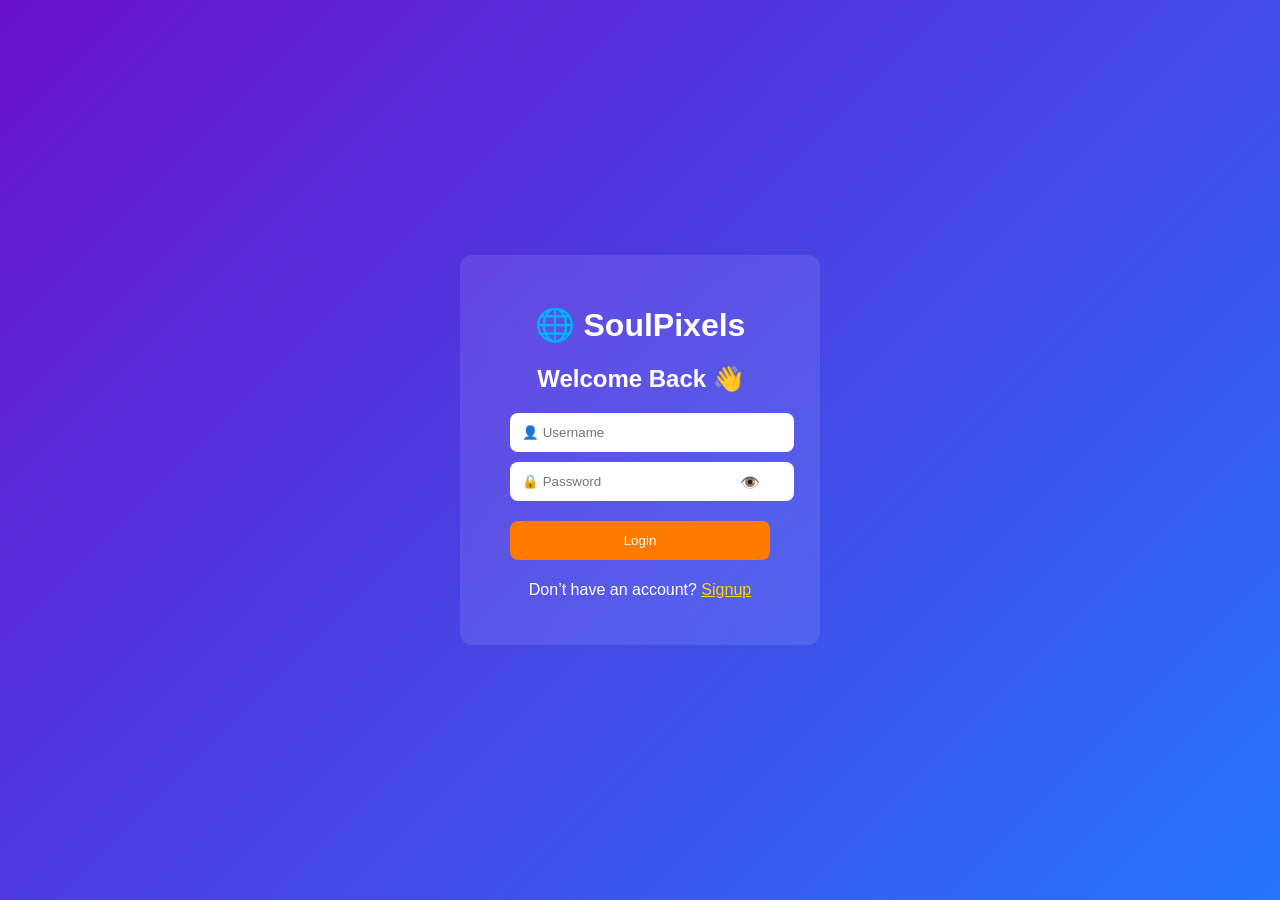
<file: index.html>
<!DOCTYPE html>
<html>
<head>
    <title>SoulPixels</title>
    <link rel="stylesheet" href="style.css">
</head>
<body>

<header>
    <h1>SoulPixels</h1>
    <p>Share Images & Spread Positivity 💙</p>
    
    <button onclick="toggleDarkMode()">🌙 Dark</button>
    <button onclick="logout()">Logout</button>
</header>

<!-- SEARCH -->
<input type="text" id="searchInput" placeholder="Search images..." onkeyup="searchImages()">

<!-- IMAGE UPLOAD -->
<section class="upload">
    <h2>Upload Image</h2>
    <input type="file" id="imageInput">
    <button onclick="uploadImage()">Upload</button>
</section>

<!-- GALLERY -->
<section id="gallery">
    <h2>Gallery</h2>
</section>

<!-- POSTS -->
<section>
    <h2>Share Your Thoughts</h2>
    <textarea id="postText" placeholder="Write something..."></textarea><br>
    <button onclick="addPost()">Post</button>
</section>

<!-- POSTS DISPLAY -->
<section id="posts">
    <h2>Community Posts</h2>
</section>

<script src="script.js"></script>
</body>
</html>
</file>
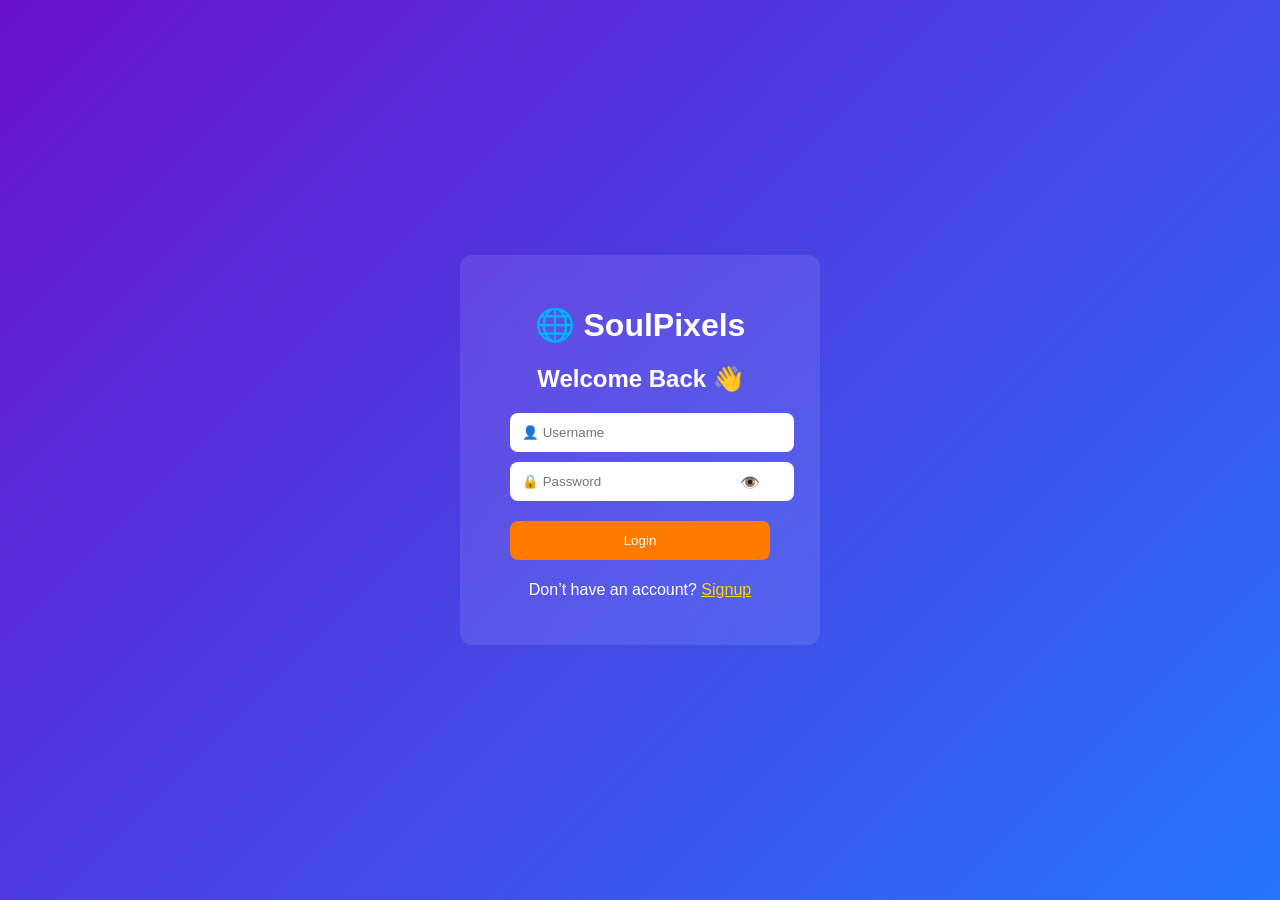
<file: login.html>
<!DOCTYPE html>
<html lang="en">
<head>
    <meta charset="UTF-8">
    <meta name="viewport" content="width=device-width, initial-scale=1.0">
    <title>Login - SoulPixels</title>

    <!-- Font -->
    <link href="https://fonts.googleapis.com/css2?family=Poppins:wght@300;400;600&display=swap" rel="stylesheet">

    <!-- CSS -->
    <link rel="stylesheet" href="style.css">
</head>

<body class="auth-body">

<div class="auth-container">

    <!-- Logo -->
    <h1 class="logo">🌐 SoulPixels</h1>
    <h2>Welcome Back 👋</h2>

    <!-- Username (FIXED STRUCTURE) -->
    <div class="input-box">
        <input type="text" id="loginUser" placeholder="👤 Username">
    </div>

    <!-- Password (SAME STRUCTURE) -->
    <div class="input-box password-box">
        <input type="password" id="loginPass" placeholder="🔒 Password">
        <span onclick="togglePassword('loginPass', this)">👁️</span>
    </div>

    <!-- Login Button -->
    <button onclick="login()">Login</button>

    <!-- Redirect -->
    <p>
        Don’t have an account? 
        <a href="signup.html">Signup</a>
    </p>

</div>

<!-- JS -->
<script src="script.js"></script>

</body>
</html>
</file>
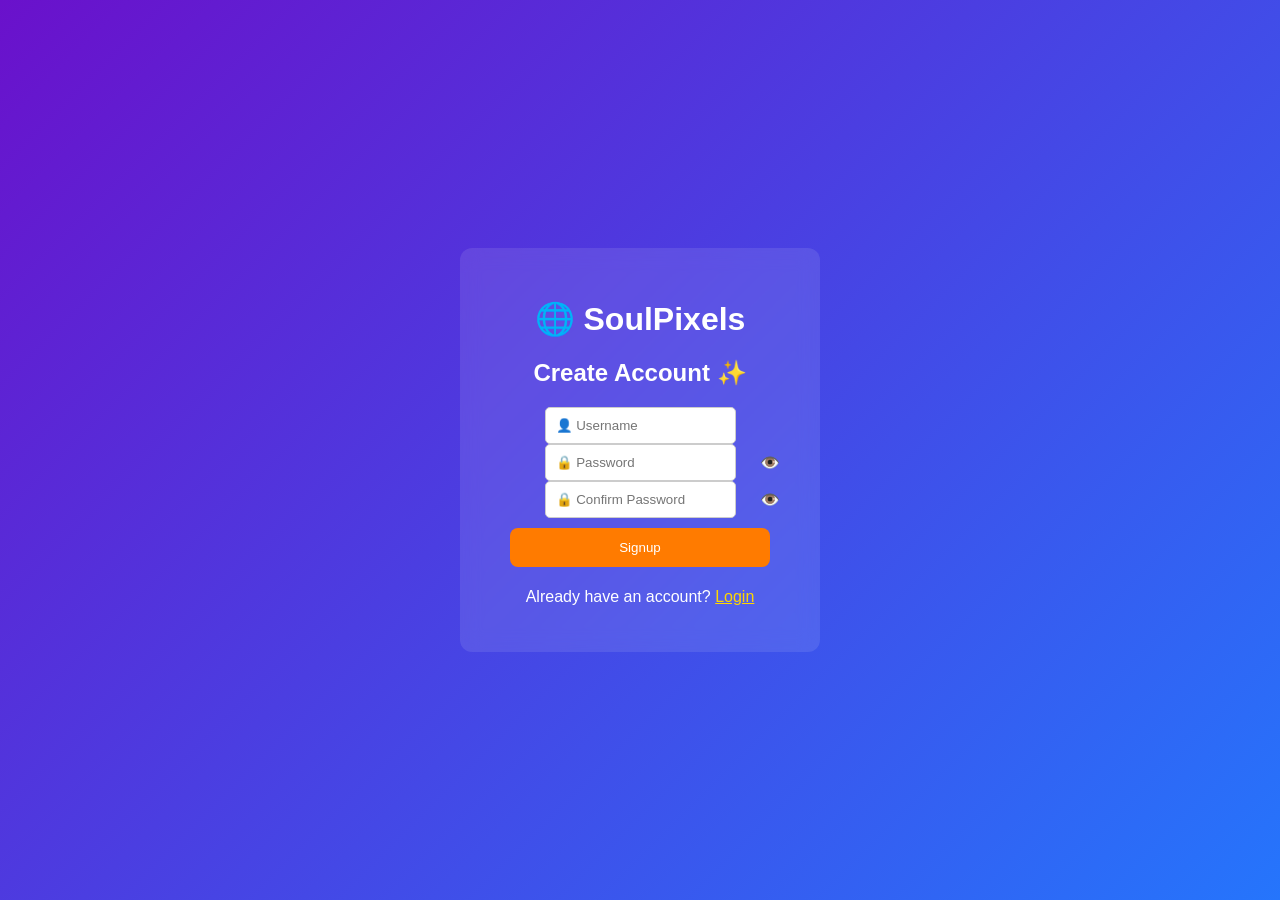
<file: signup.html>
<!DOCTYPE html>
<html>
<head>
    <title>Signup - SoulPixels</title>
    <link rel="stylesheet" href="style.css">
</head>
<body class="auth-body">

<div class="auth-container">

    <h1 class="logo">🌐 SoulPixels</h1>
    <h2>Create Account ✨</h2>

    <input type="text" id="username" placeholder="👤 Username">

    <!-- PASSWORD -->
    <div class="password-box">
        <input type="password" id="password" placeholder="🔒 Password">
        <span onclick="togglePassword('password', this)">👁️</span>
    </div>

    <!-- CONFIRM PASSWORD -->
    <div class="password-box">
        <input type="password" id="confirmPass" placeholder="🔒 Confirm Password">
        <span onclick="togglePassword('confirmPass', this)">👁️</span>
    </div>

    <button onclick="signup()">Signup</button>

    <p>Already have an account? <a href="login.html">Login</a></p>

</div>

<script src="script.js"></script>
</body>
</html>
</file>
<file: style.css>
/* ===== GLOBAL ===== */
body {
    margin: 0;
    font-family: Arial, sans-serif;
    background: #f4f4f4;
    text-align: center;
    transition: 0.3s;
}

/* ===== HEADER ===== */
header {
    padding: 25px 10px;
    color: white;
    text-align: center;

    background: linear-gradient(270deg, #2575fc, #6a11cb, #ff7b00);
    background-size: 600% 600%;
    animation: headerGradient 8s ease infinite;

    box-shadow: 0 4px 20px rgba(0,0,0,0.2);
}

header h1 {
    margin: 0;
}

header p {
    margin: 5px 0;
}

/* HEADER BUTTONS */
header button {
    margin: 10px 5px;
    padding: 10px 20px;
    border: none;
    border-radius: 8px;

    background: rgba(255,255,255,0.2);
    color: white;

    cursor: pointer;
}

header button:hover {
    background: rgba(255,255,255,0.4);
}

/* ===== SECTIONS ===== */
section {
    margin: 20px auto;
    padding: 20px;
    background: white;
    border-radius: 10px;
    width: 80%;
    box-shadow: 0 2px 5px rgba(0,0,0,0.1);
}

/* ===== TEXTAREA ===== */
textarea {
    width: 80%;
    height: 100px;
    padding: 10px;
    border-radius: 5px;
    border: 1px solid #ccc;
}

/* ===== INPUT ===== */
input {
    padding: 10px;
    border-radius: 5px;
    border: 1px solid #ccc;
}

/* ===== BUTTON ===== */
button {
    padding: 10px 20px;
    margin: 5px;
    border: none;
    background: #007bff;
    color: white;
    border-radius: 5px;
    cursor: pointer;
}

button:hover {
    background: #0056b3;
}

/* ===== SEARCH ===== */
#searchInput {
    width: 60%;
    padding: 10px;
    margin: 15px;
    border-radius: 5px;
}

/* ===== GALLERY ===== */
#gallery img {
    width: 150px;
    margin: 10px;
    border-radius: 10px;
}

/* ===== POSTS (FIXED) ===== */
.post-item {
    background: #f1f1f1;
    margin: 15px auto;
    padding: 15px;
    border-radius: 10px;
    width: 70%;
    text-align: left;

    color: #000;
}

/* comment input */
.post-item input {
    padding: 8px;
    border-radius: 5px;
    border: none;
}

/* ===== DARK MODE ===== */
.dark {
    background: #121212;
    color: white;
}

/* DARK SECTIONS */
.dark section {
    background: #1e1e1e;
}

/* DARK INPUT */
.dark textarea,
.dark input {
    background: #333;
    color: white;
    border: 1px solid #555;
}

/* DARK POSTS FIX */
.dark .post-item {
    background: #2a2a2a;
    color: white;
}

/* DARK COMMENT INPUT */
.dark .post-item input {
    background: #333;
    color: white;
}

/* DARK HEADER */
.dark header {
    background: linear-gradient(135deg, #1e1e1e, #2c2c2c);
}

/* ===== AUTH PAGE (LOGIN/SIGNUP SAFE) ===== */
.auth-body {
    height: 100vh;
    display: flex;
    justify-content: center;
    align-items: center;

    background: linear-gradient(135deg, #6a11cb, #2575fc);
}

/* AUTH CARD */
.auth-container {
    background: rgba(255,255,255,0.1);
    backdrop-filter: blur(10px);

    padding: 30px;
    border-radius: 12px;

    width: 300px;
    text-align: center;
    color: white;
}

/* INPUT BOX */
.auth-container .input-box {
    width: 260px;
    margin: 10px auto;
}

.auth-container .input-box input {
    width: 100%;
    padding: 12px;
    border-radius: 8px;
    border: none;
}

/* PASSWORD */
.auth-container .password-box {
    position: relative;
}

/* EYE ICON */
.auth-container .password-box span {
    position: absolute;
    right: 10px;
    top: 50%;
    transform: translateY(-50%);
    cursor: pointer;
}

/* AUTH BUTTON */
.auth-container button {
    width: 260px;
    padding: 12px;
    margin-top: 10px;
    border-radius: 8px;
    background: #ff7b00;
}

.auth-container button:hover {
    background: #ff9500;
}

/* LINKS */
.auth-container a {
    color: #ffd700;
}

/* ===== ANIMATION ===== */
@keyframes headerGradient {
    0% { background-position: 0% 50%; }
    50% { background-position: 100% 50%; }
    100% { background-position: 0% 50%; }
}
</file>
